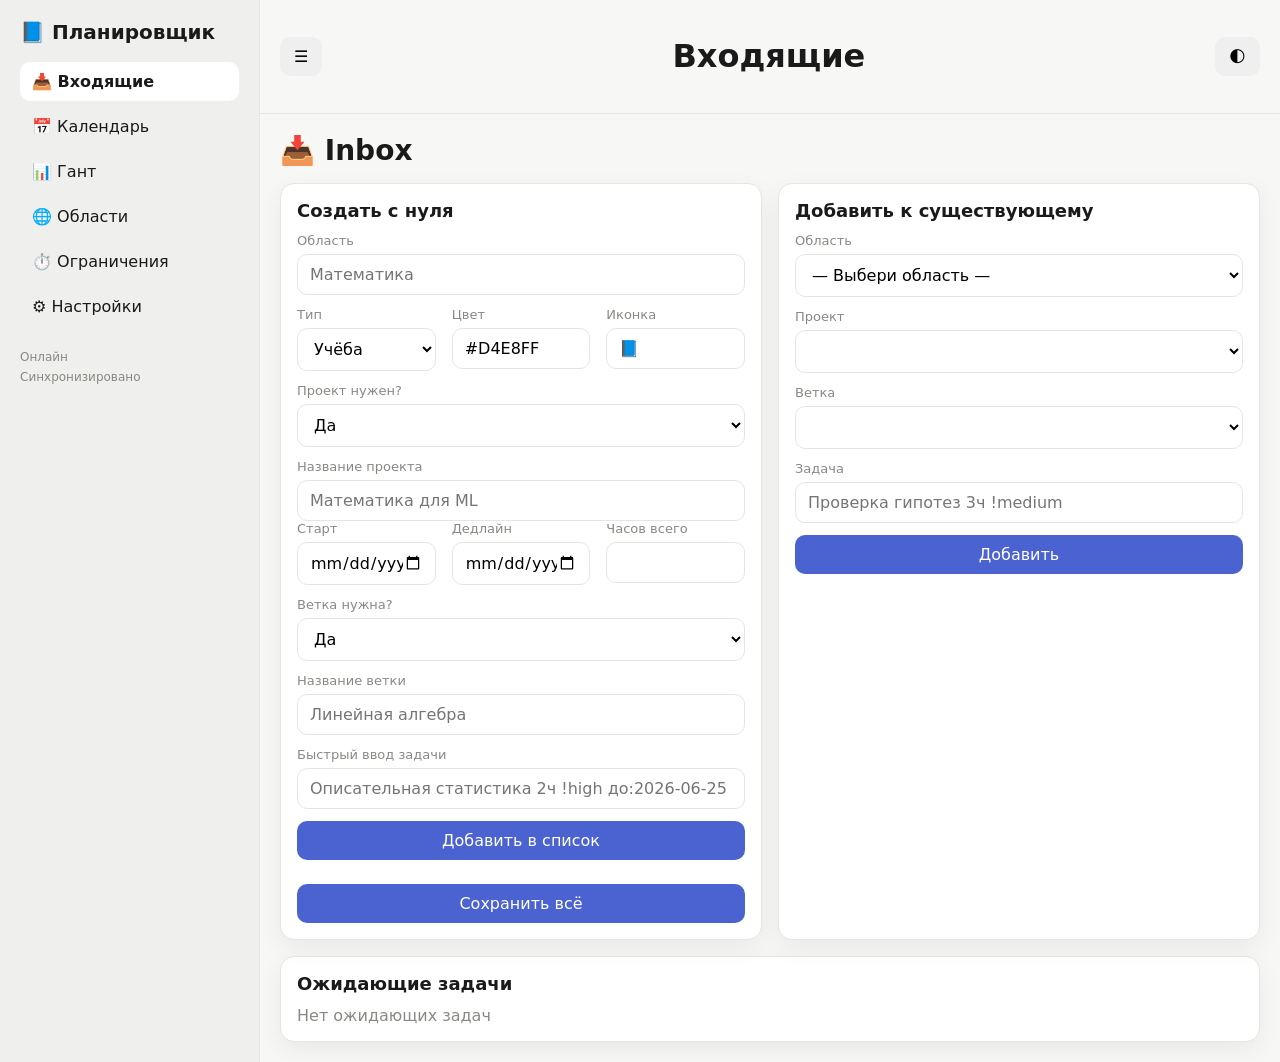
<file: index.html>
<!DOCTYPE html>
<html lang="ru">
<head>
  <meta charset="UTF-8" />
  <meta name="viewport" content="width=device-width, initial-scale=1.0" />
  <title>Персональный планировщик</title>
  <meta name="theme-color" content="#1A1A1A" />
  <link rel="manifest" href="./manifest.json" />
  <link rel="stylesheet" href="./css/base.css" />
  <link rel="stylesheet" href="./css/components.css" />
  <link rel="stylesheet" href="./css/themes.css" />
</head>
<body>
  <div id="app">
    <aside id="sidebar">
      <div class="logo">📘 Планировщик</div>
      <nav>
        <a href="#inbox" data-view="inbox">📥 Входящие</a>
        <a href="#calendar" data-view="calendar">📅 Календарь</a>
        <a href="#gantt" data-view="gantt">📊 Гант</a>
        <a href="#areas" data-view="areas">🌐 Области</a>
        <a href="#time-limits" data-view="time-limits">⏱️ Ограничения</a>
        <a href="#settings" data-view="settings">⚙️ Настройки</a>
      </nav>
      <div class="sidebar-footer">
        <span id="net-status">Онлайн</span>
        <span id="sync-status">Синхронизировано</span>
      </div>
    </aside>

    <main id="main">
      <header id="topbar">
        <button id="mobile-menu-btn">☰</button>
        <h1 id="view-title">Планировщик</h1>
        <div class="topbar-actions">
          <button id="theme-toggle">🌓</button>
        </div>
      </header>
      <section id="view-root"></section>
    </main>

    <nav id="mobile-tabbar">
      <a href="#inbox">📥</a>
      <a href="#calendar">📅</a>
      <a href="#gantt">📊</a>
      <a href="#areas">🌐</a>
      <a href="#settings">⚙️</a>
    </nav>
  </div>

  <div id="modal-root"></div>
  <div id="toast-root"></div>

  <script src="./js/state.js"></script>
  <script src="./js/db.js"></script>
  <script src="./js/api.js"></script>
  <script src="./js/parser.js"></script>
  <script src="./js/srs.js"></script>
  <script src="./js/router.js"></script>
  <script>
    async function bootstrap() {
      await DB.init();
      await State.init();
      await Router.init();
      if ('serviceWorker' in navigator) {
        navigator.serviceWorker.register('./sw.js');
      }

      window.addEventListener('online', async () => {
        document.body.classList.remove('is-offline');
        document.getElementById('net-status').textContent = 'Онлайн';
        await DB.flushQueue();
      });

      window.addEventListener('offline', () => {
        document.body.classList.add('is-offline');
        document.getElementById('net-status').textContent = 'Офлайн';
      });

      document.getElementById('theme-toggle').addEventListener('click', () => {
        const next = State.get('settings.theme') === 'dark' ? 'light' : 'dark';
        State.updateSettings({ theme: next });
      });
    }
    bootstrap();
  </script>
</body>
</html>
</file>
<file: css/base.css>
:root{
  --bg:#F7F7F5;
  --surface:#FFFFFF;
  --sidebar:#EFEFED;
  --text:#1A1A1A;
  --muted:#888884;
  --border:#E5E5E1;
  --primary:#4B63D1;
  --danger:#D9534F;
  --warning:#E0A100;
  --success:#2D9D78;

  --math:#D4E8FF;
  --ml:#E0D4FF;
  --master:#FFE8D4;
  --eng:#D4FFE8;
  --work:#FFD4D4;
  --routine:#FFF3D4;
  --home:#E8E8E8;

  --radius:14px;
  --shadow:0 8px 24px rgba(0,0,0,.06);
}

*{box-sizing:border-box}
html,body{margin:0;padding:0;font-family:Inter,system-ui,sans-serif;background:var(--bg);color:var(--text);font-variant-numeric:tabular-nums}
body{min-height:100vh}
a{text-decoration:none;color:inherit}
button,input,select,textarea{font:inherit}

#app{display:grid;grid-template-columns:260px 1fr;min-height:100vh}
#sidebar{background:var(--sidebar);padding:20px;border-right:1px solid var(--border)}
#sidebar nav{display:flex;flex-direction:column;gap:6px}
#sidebar nav a{padding:10px 12px;border-radius:10px}
#sidebar nav a.active{background:var(--surface);font-weight:700}
#main{display:flex;flex-direction:column;min-width:0}
#topbar{display:flex;justify-content:space-between;align-items:center;padding:16px 20px;border-bottom:1px solid var(--border)}
#view-root{padding:20px}
.logo{font-size:20px;font-weight:800;margin-bottom:18px}
.sidebar-footer{margin-top:24px;display:flex;flex-direction:column;gap:6px;color:var(--muted);font-size:12px}
#mobile-tabbar{display:none}

.grid{display:grid;gap:16px}
.grid-2{grid-template-columns:repeat(2,minmax(0,1fr))}
.grid-3{grid-template-columns:repeat(3,minmax(0,1fr))}
.card{background:var(--surface);border:1px solid var(--border);border-radius:var(--radius);box-shadow:var(--shadow);padding:16px}
.page-title{font-size:28px;font-weight:800;margin-bottom:16px}
.section-title{font-size:18px;font-weight:700;margin-bottom:12px}
.muted{color:var(--muted)}
.row{display:flex;gap:12px;align-items:center}
.row-between{display:flex;justify-content:space-between;align-items:center;gap:12px}
.col{display:flex;flex-direction:column;gap:12px}

label{font-size:13px;color:var(--muted);display:block;margin-bottom:6px}
input,select,textarea{width:100%;padding:10px 12px;border:1px solid var(--border);border-radius:10px;background:var(--surface)}
textarea{min-height:90px;resize:vertical}
button{border:none;border-radius:10px;padding:10px 14px;cursor:pointer}
.btn-primary{background:var(--primary);color:#fff}
.btn-secondary{background:#ECECF5;color:var(--text)}
.btn-danger{background:var(--danger);color:#fff}
.btn-ghost{background:transparent;border:1px solid var(--border)}

.badge{display:inline-flex;align-items:center;gap:6px;padding:4px 8px;border-radius:999px;font-size:12px}
.badge-high{background:#ffe3e3}
.badge-medium{background:#fff4d6}
.badge-low{background:#def7ec}

.progress{height:10px;background:#eee;border-radius:999px;overflow:hidden}
.progress > span{display:block;height:100%;background:var(--primary)}

.inline-alert{padding:10px 12px;border-radius:10px;font-size:13px}
.inline-alert.warn{background:#fff4d6}
.inline-alert.danger{background:#ffe3e3}
.inline-alert.info{background:#e7f1ff}
.inline-alert.success{background:#def7ec}

.table{width:100%;border-collapse:collapse}
.table th,.table td{padding:10px;border-bottom:1px solid var(--border);text-align:left;vertical-align:top}
.hidden{display:none !important}

@media (max-width: 900px){
  #app{grid-template-columns:1fr}
  #sidebar{display:none}
  #mobile-tabbar{
    display:grid;grid-template-columns:repeat(5,1fr);
    position:fixed;bottom:0;left:0;right:0;background:var(--surface);border-top:1px solid var(--border)
  }
  #mobile-tabbar a{padding:12px;text-align:center}
  #view-root{padding-bottom:76px}
}
</file>
<file: css/components.css>
.kanban-list{display:flex;flex-direction:column;gap:10px}
.task-card{border:1px solid var(--border);border-radius:12px;padding:12px;background:var(--surface)}
.task-title{font-weight:700}
.task-meta{font-size:12px;color:var(--muted);margin-top:6px}

.calendar-toolbar,.gantt-toolbar{display:flex;gap:8px;align-items:center;flex-wrap:wrap;margin-bottom:12px}
.calendar-grid.month{display:grid;grid-template-columns:repeat(7,1fr);gap:8px}
.calendar-day{min-height:120px;border:1px solid var(--border);border-radius:12px;padding:8px;background:var(--surface)}
.calendar-day-head{font-size:12px;color:var(--muted);margin-bottom:8px}
.calendar-item{padding:6px 8px;border-radius:8px;font-size:12px;margin-bottom:6px;cursor:pointer}

.gantt-table{overflow:auto;border:1px solid var(--border);border-radius:12px;background:var(--surface)}
.gantt-row{display:grid;grid-template-columns:260px 1fr;min-height:40px;border-bottom:1px solid var(--border)}
.gantt-left{padding:10px;border-right:1px solid var(--border)}
.gantt-right{position:relative;min-width:900px}
.gantt-bar{position:absolute;height:18px;top:10px;border-radius:999px;padding:0 8px;font-size:11px;display:flex;align-items:center;white-space:nowrap}

.area-tile{padding:14px;border-radius:14px}
.tree-node{padding-left:12px;border-left:2px solid var(--border);margin-left:6px}
.srs-actions{display:flex;gap:8px;flex-wrap:wrap}
</file>
<file: css/themes.css>
body.theme-dark{
  --bg:#1A1A1A;
  --surface:#252525;
  --sidebar:#1F1F1F;
  --text:#F0F0EE;
  --muted:#666662;
  --border:#373737;
}
</file>
